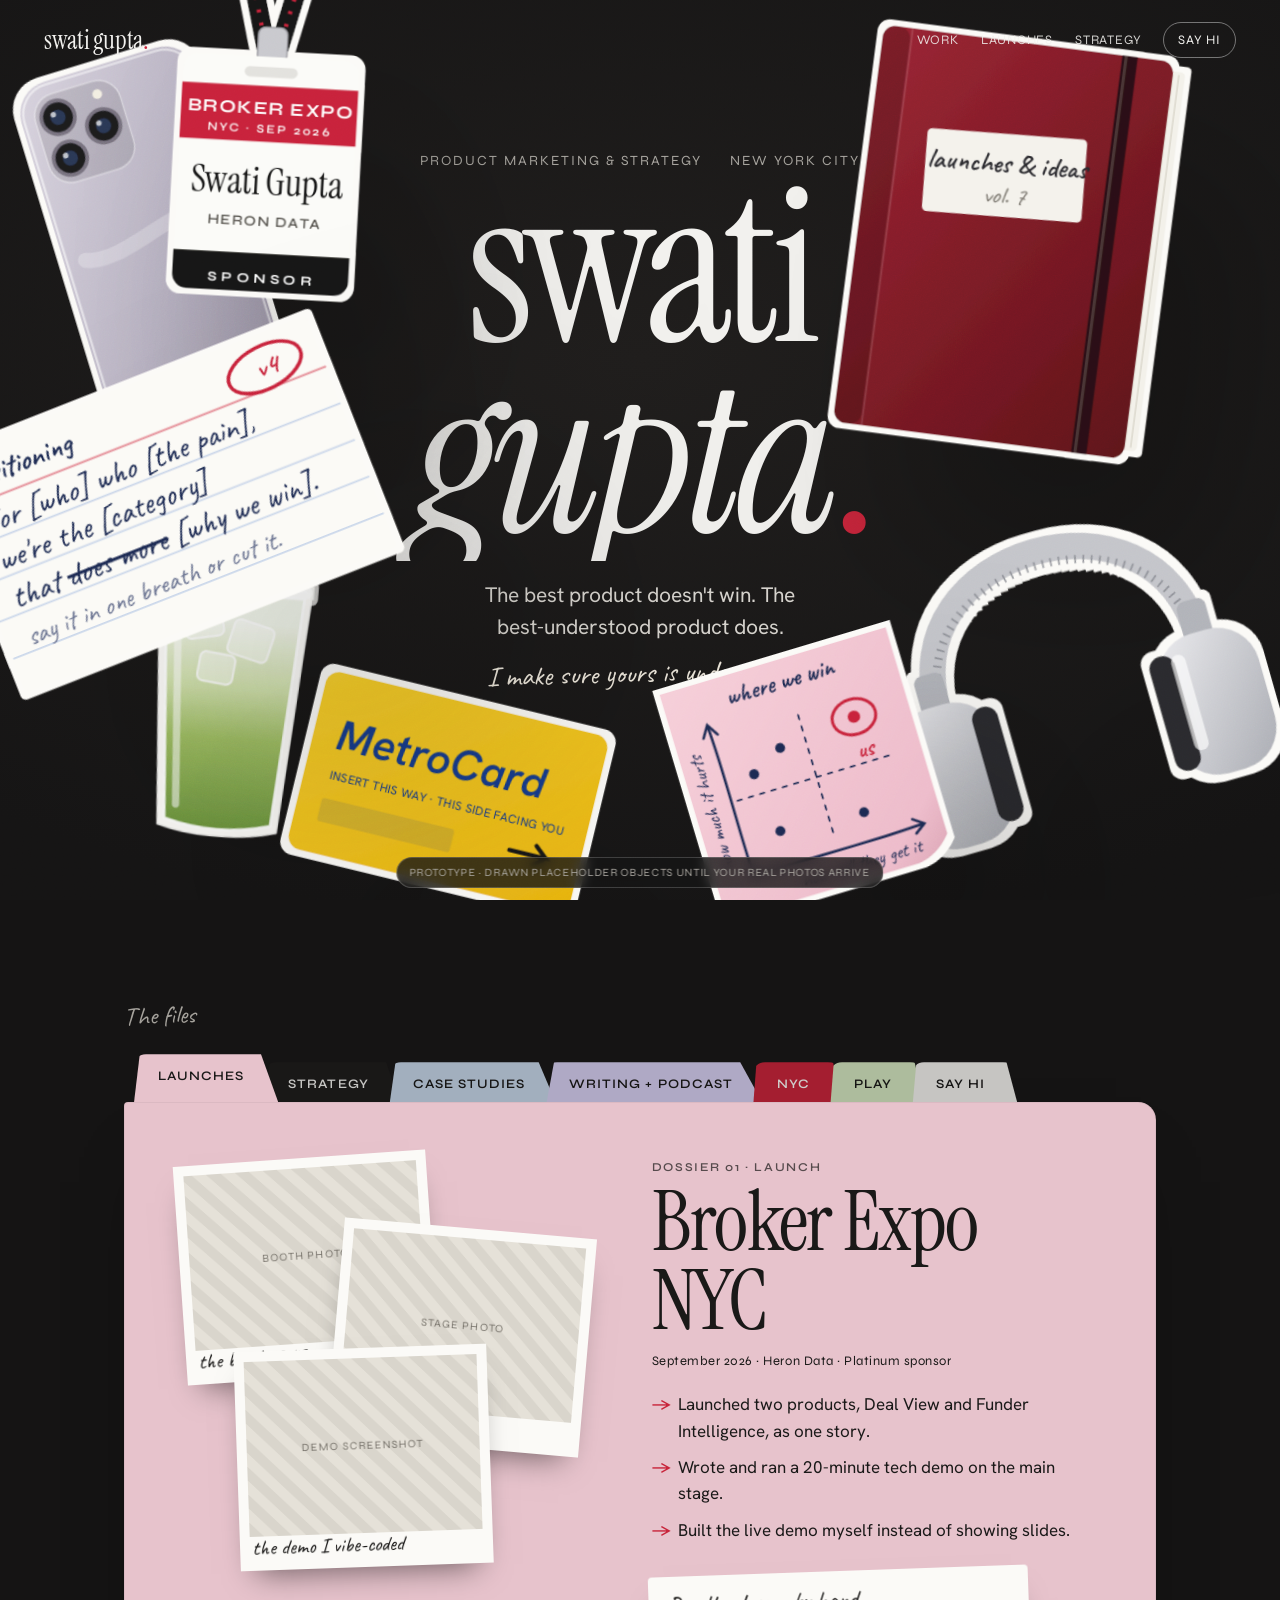
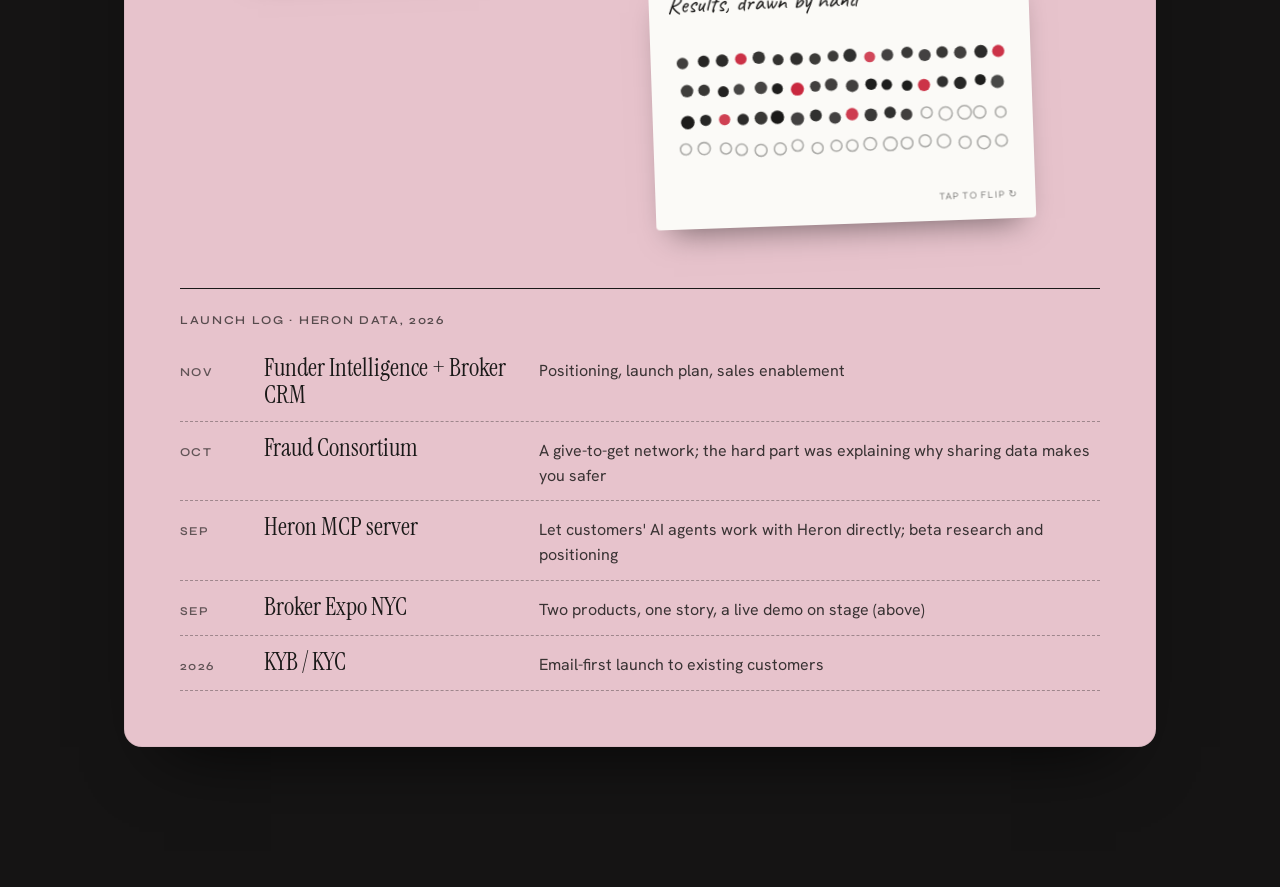
<file: index.html>
<!doctype html>
<html lang="en">
<head>
<meta charset="utf-8">
<meta name="viewport" content="width=device-width,initial-scale=1,viewport-fit=cover">
<title>Swati Gupta</title>
<meta name="description" content="Swati Gupta: product marketer in New York. Positioning, launches, pricing and the strategy underneath them.">
<meta name="theme-color" content="#151414">
<link rel="preconnect" href="https://fonts.googleapis.com">
<link rel="preconnect" href="https://fonts.gstatic.com" crossorigin>
<link rel="stylesheet" href="https://fonts.googleapis.com/css2?family=Instrument+Serif:ital@0;1&family=Syne:wght@500;600;700&family=Caveat:wght@500;600&family=Hanken+Grotesk:wght@400;500;600&display=swap">
<link rel="stylesheet" href="css/site.css">
</head>
<body>

<!-- Shared sticker outline: dilates each object's silhouette into a white border -->
<svg width="0" height="0" style="position:absolute" aria-hidden="true">
  <filter id="sticker" x="-15%" y="-15%" width="130%" height="130%">
    <feMorphology in="SourceAlpha" operator="dilate" radius="4" result="grown"/>
    <feFlood flood-color="#fbfaf7"/>
    <feComposite in2="grown" operator="in" result="outline"/>
    <feMerge><feMergeNode in="outline"/><feMergeNode in="SourceGraphic"/></feMerge>
  </filter>
</svg>

<p class="proto">Prototype · drawn placeholder objects until your real photos arrive</p>

<header class="top">
  <a class="mark" href="#desk">swati gupta<span>.</span></a>
  <nav>
    <a href="/work">Work</a>
    <a href="#files" data-open="launches">Launches</a>
    <a href="#files" data-open="strategy">Strategy</a>
    <a href="#files" data-open="hi" class="pill">Say hi</a>
  </nav>
</header>

<main>
<section id="desk" class="desk" aria-label="Intro">
  <div class="title">
    <p class="kicker"><span>Product marketing &amp; strategy</span><span>New York City</span></p>
    <h1><span class="ln"><span>swati</span></span><span class="ln"><span>gupta<i>.</i></span></span></h1>
    <p class="line">The best product doesn't win. The best-understood product does. <span>I make sure yours is understood.</span></p>
  </div>

  <p class="hint" aria-hidden="true">psst, you can move things
    <svg viewBox="0 0 60 40" width="46" height="30"><path d="M4 6 C 20 4, 40 10, 50 30" fill="none" stroke="currentColor" stroke-width="2" stroke-linecap="round"/><path d="M42 26 L51 32 L53 21" fill="none" stroke="currentColor" stroke-width="2" stroke-linecap="round" stroke-linejoin="round"/></svg>
  </p>

  <!-- Objects. data-d / data-m = rest position (% of desk) on desktop / phone, data-r = resting angle, data-z = parallax depth -->
  <figure class="obj" style="--w:118px" data-d="12,27" data-m="15,21" data-r="-12" data-z=".9" data-label="camera roll: 80% booth photos">
    <svg viewBox="-8 -8 136 260" role="img" aria-label="iPhone">
      <defs>
        <linearGradient id="gPhone" x1="0" y1="0" x2="1" y2="1"><stop offset="0" stop-color="#d8d3de"/><stop offset=".55" stop-color="#b9b3c3"/><stop offset="1" stop-color="#9d96a8"/></linearGradient>
      </defs>
      <g filter="url(#sticker)">
        <rect x="118" y="58" width="4" height="34" rx="2" fill="#8d8698"/>
        <rect width="120" height="244" rx="22" fill="url(#gPhone)"/>
        <rect x="2" y="2" width="116" height="240" rx="20" fill="none" stroke="rgba(255,255,255,.55)" stroke-width="1.5"/>
        <rect x="9" y="9" width="58" height="60" rx="15" fill="rgba(0,0,0,.1)" stroke="rgba(255,255,255,.4)"/>
        <g fill="#1b1a1f" stroke="#78727f" stroke-width="2.5">
          <circle cx="24" cy="25" r="11"/><circle cx="24" cy="53" r="11"/><circle cx="51" cy="39" r="11"/>
        </g>
        <g fill="#2b3955"><circle cx="24" cy="25" r="5"/><circle cx="24" cy="53" r="5"/><circle cx="51" cy="39" r="5"/></g>
        <g fill="rgba(255,255,255,.7)"><circle cx="21.5" cy="22.5" r="1.8"/><circle cx="21.5" cy="50.5" r="1.8"/><circle cx="48.5" cy="36.5" r="1.8"/></g>
        <circle cx="53" cy="18" r="3.2" fill="#f2eee2"/>
        <path d="M14 120 C 40 130, 80 100, 106 112" stroke="rgba(255,255,255,.25)" stroke-width="10" fill="none" stroke-linecap="round"/>
      </g>
    </svg>
  </figure>

  <figure class="obj" style="--w:132px" data-d="21,13" data-m="47,12" data-r="-5" data-z=".6" data-label="Broker Expo NYC, Sep 2026">
    <svg viewBox="-8 -8 156 266" role="img" aria-label="Conference badge">
      <defs><clipPath id="cCard"><rect x="10" y="84" width="120" height="160" rx="10"/></clipPath></defs>
      <g filter="url(#sticker)">
        <path d="M46 0 L64 72 M94 0 L76 72" stroke="#161616" stroke-width="13" stroke-linecap="square"/>
        <path d="M46 0 L64 72 M94 0 L76 72" stroke="#C8243A" stroke-width="3" stroke-dasharray="2 7"/>
        <rect x="60" y="64" width="20" height="24" rx="5" fill="#c9c9ce" stroke="#9a9aa0"/>
        <rect x="10" y="84" width="120" height="160" rx="10" fill="#fbfbf8"/>
        <g clip-path="url(#cCard)">
          <rect x="10" y="104" width="120" height="38" fill="#C8243A"/>
          <rect x="10" y="218" width="120" height="26" fill="#161616"/>
        </g>
        <rect x="52" y="91" width="36" height="7" rx="3.5" fill="#e3e2de"/>
        <text x="70" y="121" text-anchor="middle" font-family="Syne, sans-serif" font-weight="700" font-size="12" fill="#fff" letter-spacing="1">BROKER EXPO</text>
        <text x="70" y="134" text-anchor="middle" font-family="Syne, sans-serif" font-weight="600" font-size="8" fill="#fff" letter-spacing="1.5">NYC · SEP 2026</text>
        <text x="70" y="176" text-anchor="middle" font-family="Instrument Serif, serif" font-size="25" fill="#161616">Swati Gupta</text>
        <text x="70" y="196" text-anchor="middle" font-family="Syne, sans-serif" font-weight="600" font-size="9.5" fill="#55524d" letter-spacing="1">HERON DATA</text>
        <text x="70" y="235" text-anchor="middle" font-family="Syne, sans-serif" font-weight="700" font-size="9" fill="#fff" letter-spacing="3">SPONSOR</text>
      </g>
    </svg>
  </figure>

  <figure class="obj" style="--w:200px" data-d="79,27" data-m="83,24" data-r="8" data-z=".75" data-label="journal: where every launch starts">
    <svg viewBox="-8 -8 216 276" role="img" aria-label="Journal">
      <defs>
        <linearGradient id="gJournal" x1="0" y1="0" x2="1" y2="1"><stop offset="0" stop-color="#9a2433"/><stop offset="1" stop-color="#5f1219"/></linearGradient>
      </defs>
      <g filter="url(#sticker)">
        <rect x="182" y="6" width="16" height="248" rx="3" fill="#f3f1ea"/>
        <g stroke="#dcd8cd" stroke-width="1"><path d="M186 8 V252 M190 8 V252 M194 8 V252"/></g>
        <rect width="190" height="260" rx="8" fill="url(#gJournal)"/>
        <rect width="18" height="260" rx="8" fill="rgba(0,0,0,.2)"/>
        <rect x="18" y="0" width="1.5" height="260" fill="rgba(255,255,255,.12)"/>
        <rect x="156" y="0" width="10" height="260" fill="#2a1013"/>
        <rect x="157.5" y="0" width="2" height="260" fill="rgba(255,255,255,.15)"/>
        <g transform="rotate(-3 92 86)">
          <rect x="38" y="60" width="104" height="54" rx="3" fill="#f4f2ec"/>
          <text x="90" y="84" text-anchor="middle" font-family="Caveat, cursive" font-weight="600" font-size="18" fill="#2b2a2f">launches &amp; ideas</text>
          <text x="90" y="104" text-anchor="middle" font-family="Caveat, cursive" font-size="16" fill="#77736b">vol. 7</text>
        </g>
      </g>
    </svg>
  </figure>

  <figure class="obj" style="--w:220px" data-d="83,72" data-m="80,83" data-r="-7" data-z=".5" data-label="podcasts on the walk to SoHo">
    <svg viewBox="-8 -8 246 226" role="img" aria-label="Headphones">
      <defs>
        <linearGradient id="gCup" x1="0" y1="0" x2="1" y2="1"><stop offset="0" stop-color="#ececef"/><stop offset="1" stop-color="#a9abb2"/></linearGradient>
      </defs>
      <g filter="url(#sticker)">
        <path d="M32 122 C 30 18, 198 18, 196 122" stroke="#c4c5ca" stroke-width="16" fill="none" stroke-linecap="round"/>
        <path d="M34 120 C 34 30, 194 30, 194 120" stroke="#8e9097" stroke-width="5" fill="none" stroke-dasharray="1 4"/>
        <rect x="22" y="98" width="18" height="30" rx="5" fill="#b1b3b9"/>
        <rect x="188" y="98" width="18" height="30" rx="5" fill="#b1b3b9"/>
        <rect x="0" y="118" width="62" height="88" rx="26" fill="url(#gCup)"/>
        <rect x="166" y="118" width="62" height="88" rx="26" fill="url(#gCup)"/>
        <rect x="50" y="126" width="16" height="72" rx="8" fill="#2b2b2f"/>
        <rect x="162" y="126" width="16" height="72" rx="8" fill="#2b2b2f"/>
        <rect x="10" y="128" width="9" height="60" rx="4.5" fill="rgba(255,255,255,.65)"/>
        <rect x="176" y="128" width="9" height="60" rx="4.5" fill="rgba(255,255,255,.65)"/>
      </g>
    </svg>
  </figure>

  <figure class="obj" style="--w:104px" data-d="18,73" data-m="28,79" data-r="6" data-z="1" data-label="fuel. non-negotiable.">
    <svg viewBox="-8 -8 126 256" role="img" aria-label="Iced matcha">
      <defs>
        <linearGradient id="gMatcha" x1="0" y1="0" x2="0" y2="1"><stop offset=".12" stop-color="#eef2e6"/><stop offset=".4" stop-color="#c9dba0"/><stop offset=".62" stop-color="#93b552"/><stop offset="1" stop-color="#5e8a2c"/></linearGradient>
      </defs>
      <g filter="url(#sticker)">
        <rect x="60" y="0" width="8" height="120" rx="3" fill="#1c1c1e" transform="rotate(9 64 60)"/>
        <path d="M8 72 Q55 30 102 72 Z" fill="rgba(255,255,255,.42)" stroke="rgba(255,255,255,.85)" stroke-width="2"/>
        <rect x="3" y="68" width="104" height="9" rx="4.5" fill="rgba(255,255,255,.75)"/>
        <path d="M8 77 L19 232 Q55 242 91 232 L102 77 Z" fill="url(#gMatcha)"/>
        <g fill="rgba(255,255,255,.42)" stroke="rgba(255,255,255,.8)" stroke-width="1.5">
          <rect x="22" y="86" width="26" height="22" rx="4" transform="rotate(-12 35 97)"/>
          <rect x="54" y="96" width="28" height="24" rx="4" transform="rotate(14 68 108)"/>
          <rect x="34" y="118" width="24" height="20" rx="4" transform="rotate(6 46 128)"/>
        </g>
        <path d="M8 77 L19 232 Q55 242 91 232 L102 77 Z" fill="rgba(255,255,255,.08)" stroke="rgba(255,255,255,.9)" stroke-width="2"/>
        <path d="M17 88 L26 222" stroke="rgba(255,255,255,.55)" stroke-width="5" stroke-linecap="round"/>
      </g>
    </svg>
  </figure>

  <figure class="obj" style="--w:168px" data-d="35,88" data-m="52,90" data-r="13" data-z=".7" data-label="downtown radius only">
    <svg viewBox="-8 -8 186 123" role="img" aria-label="MetroCard">
      <defs><linearGradient id="gMetro" x1="0" y1="0" x2="1" y2="1"><stop offset="0" stop-color="#f8cf2a"/><stop offset="1" stop-color="#e9b40f"/></linearGradient></defs>
      <g filter="url(#sticker)">
        <rect width="170" height="107" rx="8" fill="url(#gMetro)"/>
        <text x="14" y="44" font-family="Hanken Grotesk, Arial, sans-serif" font-weight="600" font-style="italic" font-size="25" fill="#123a8c">MetroCard</text>
        <text x="15" y="62" font-family="Hanken Grotesk, Arial, sans-serif" font-size="7" fill="#123a8c" letter-spacing=".2">INSERT THIS WAY · THIS SIDE FACING YOU</text>
        <path d="M128 78 h22 l-7 -6 M150 78 l-7 6" stroke="#161616" stroke-width="2.5" fill="none" stroke-linecap="round"/>
        <rect x="14" y="74" width="80" height="14" rx="2" fill="rgba(18,58,140,.12)"/>
      </g>
    </svg>
  </figure>

  <figure class="obj" style="--w:214px" data-d="13,56" data-m="20,61" data-r="-6" data-z=".8" data-label="positioning, draft 4 (of 9)">
    <svg viewBox="-8 -8 238 154" role="img" aria-label="Index card with a positioning statement">
      <g filter="url(#sticker)">
        <rect width="222" height="138" rx="3" fill="#fbfaf6"/>
        <path d="M0 30 H222" stroke="#e58a95" stroke-width="1.2"/>
        <g stroke="#c9d6ea" stroke-width="1"><path d="M0 52 H222 M0 74 H222 M0 96 H222 M0 118 H222"/></g>
        <g font-family="Caveat, cursive" fill="#1d2a52">
          <text x="12" y="22" font-size="17" font-weight="600">positioning</text>
          <text x="12" y="48" font-size="18">For [who] who [the pain],</text>
          <text x="12" y="70" font-size="18">we're the [category]</text>
          <text x="12" y="92" font-size="18">that <tspan text-decoration="line-through">does more</tspan> [why we win].</text>
          <text x="12" y="114" font-size="15" fill="#6a7391">say it in one breath or cut it.</text>
        </g>
        <g fill="none" stroke="#c8243a" stroke-width="2" stroke-linecap="round">
          <ellipse cx="190" cy="18" rx="22" ry="12" transform="rotate(-6 190 18)"/>
        </g>
        <text x="190" y="23" text-anchor="middle" font-family="Caveat, cursive" font-weight="600" font-size="16" fill="#c8243a">v4</text>
      </g>
    </svg>
  </figure>

  <figure class="obj" style="--w:150px" data-d="63,86" data-m="77,70" data-r="-8" data-z=".85" data-label="every launch starts on a 2x2">
    <svg viewBox="-8 -8 176 176" role="img" aria-label="Sticky note with a hand-drawn 2x2">
      <defs><linearGradient id="gSticky" x1="0" y1="0" x2="1" y2="1"><stop offset="0" stop-color="#f6cfd9"/><stop offset=".85" stop-color="#eebccb"/><stop offset="1" stop-color="#dda6b6"/></linearGradient></defs>
      <g filter="url(#sticker)">
        <path d="M0 0 H160 V146 Q150 158 136 160 H0 Z" fill="url(#gSticky)"/>
        <g fill="none" stroke="#1d2a52" stroke-width="1.8" stroke-linecap="round">
          <path d="M26 136 C 60 135, 110 137, 146 135"/>
          <path d="M26 136 C 25 100, 27 60, 25 30"/>
          <path d="M140 130 l7 5 -7 5 M20 37 l5 -8 5 8"/>
          <path d="M86 40 V128 M30 84 H142" stroke-dasharray="3 5" stroke-width="1.2"/>
        </g>
        <g font-family="Caveat, cursive" fill="#1d2a52">
          <text x="80" y="20" text-anchor="middle" font-size="17" font-weight="600">where we win</text>
          <text x="140" y="152" text-anchor="end" font-size="13">how well they get it</text>
          <text x="14" y="128" font-size="13" transform="rotate(-90 14 128)">how much it hurts</text>
        </g>
        <g fill="#1d2a52"><circle cx="52" cy="112" r="3.4"/><circle cx="68" cy="58" r="3.4"/><circle cx="110" cy="116" r="3.4"/><circle cx="46" cy="70" r="3.4"/></g>
        <circle cx="122" cy="52" r="4.2" fill="#c8243a"/>
        <ellipse cx="122" cy="52" rx="15" ry="12" fill="none" stroke="#c8243a" stroke-width="2"/>
        <text x="122" y="80" text-anchor="middle" font-family="Caveat, cursive" font-weight="600" font-size="16" fill="#c8243a">us</text>
      </g>
    </svg>
  </figure>
</section>

<section id="files" class="files" aria-label="Work and more">
  <div class="wrap">
    <p class="files-kicker">The files</p>
    <div class="tabs" role="tablist" aria-label="Sections">
      <button role="tab" id="t-launches" aria-controls="p-launches" aria-selected="true" data-tab="launches" style="--c:#E7C3CC">Launches</button>
      <button role="tab" id="t-strategy" aria-controls="p-strategy" aria-selected="false" data-tab="strategy" style="--c:#1f1d1c;--t:#f2f1ee">Strategy</button>
      <button role="tab" id="t-cases" aria-controls="p-cases" aria-selected="false" data-tab="cases" style="--c:#C6D6E8">Case studies</button>
      <button role="tab" id="t-writing" aria-controls="p-writing" aria-selected="false" data-tab="writing" style="--c:#D6CEF0">Writing + podcast</button>
      <button role="tab" id="t-nyc" aria-controls="p-nyc" aria-selected="false" data-tab="nyc" style="--c:#C8243A;--t:#fbfaf7">NYC</button>
      <button role="tab" id="t-play" aria-controls="p-play" aria-selected="false" data-tab="play" style="--c:#D3E5BF">Play</button>
      <button role="tab" id="t-hi" aria-controls="p-hi" aria-selected="false" data-tab="hi" style="--c:#F1F0EC">Say hi</button>
    </div>

    <div class="folder" id="folder">
      <article role="tabpanel" id="p-launches" aria-labelledby="t-launches" class="panel">
        <div class="dossier">
          <div class="polaroids">
            <figure class="pol" style="--r:-4deg"><div class="ph">booth photo</div><figcaption>the booth, 8:47am</figcaption></figure>
            <figure class="pol" style="--r:5deg"><div class="ph">stage photo</div><figcaption>20 minutes on stage</figcaption></figure>
            <figure class="pol" style="--r:-2deg"><div class="ph">demo screenshot</div><figcaption>the demo I vibe-coded</figcaption></figure>
          </div>
          <div class="brief">
            <p class="tagline">Dossier 01 · Launch</p>
            <h2>Broker Expo NYC</h2>
            <p class="meta">September 2026 · Heron Data · Platinum sponsor</p>
            <ul>
              <li>Launched two products, Deal View and Funder Intelligence, as one story.</li>
              <li>Wrote and ran a 20-minute tech demo on the main stage.</li>
              <li>Built the live demo myself instead of showing slides.</li>
            </ul>
            <button class="postcard" aria-label="Flip the results postcard">
              <span class="pc-in">
                <span class="pc-face pc-front">
                  <span class="pc-title">Results, drawn by hand</span>
                  <svg viewBox="0 0 220 90" class="dots" aria-hidden="true"></svg>
                  <span class="pc-flip">tap to flip ↻</span>
                </span>
                <span class="pc-face pc-back">
                  <span class="pc-title">Legend</span>
                  <span class="pc-copy">Each dot is one demo booked at the booth. Real numbers go here once Heron approves them (TK).</span>
                </span>
              </span>
            </button>
          </div>
        </div>
        <div class="ledger">
          <p class="tagline">Launch log · Heron Data, 2026</p>
          <ol>
            <li><span class="when">Nov</span><b>Funder Intelligence + Broker CRM</b><span class="what">Positioning, launch plan, sales enablement</span></li>
            <li><span class="when">Oct</span><b>Fraud Consortium</b><span class="what">A give-to-get network; the hard part was explaining why sharing data makes you safer</span></li>
            <li><span class="when">Sep</span><b>Heron MCP server</b><span class="what">Let customers' AI agents work with Heron directly; beta research and positioning</span></li>
            <li><span class="when">Sep</span><b>Broker Expo NYC</b><span class="what">Two products, one story, a live demo on stage (above)</span></li>
            <li><span class="when">2026</span><b>KYB / KYC</b><span class="what">Email-first launch to existing customers</span></li>
          </ol>
        </div>
      </article>

      <article role="tabpanel" id="p-strategy" aria-labelledby="t-strategy" class="panel" hidden>
        <p class="tagline">The thinking under the launches</p>
        <h2>Strategy, then story, then proof</h2>
        <p class="lede">A launch is the loud part. Most of my job is the quiet part before it: deciding what we sell, to whom, and why we win.</p>
        <div class="memos">
          <section class="memo" style="--r:-1.4deg">
            <p class="no">Memo 01 · Q4 2026</p>
            <h3>Packaging &amp; pricing</h3>
            <p>Mapped every product and SKU Heron sells, drew the platform → product → module hierarchy, and built the value ladder the packaging hangs on.</p>
            <p class="note">pricing is positioning with a number on it</p>
          </section>
          <section class="memo" style="--r:1.1deg">
            <p class="no">Memo 02 · Oct 2026</p>
            <h3>Customer comms, as a system</h3>
            <p>Designed how existing customers hear about what's new: P1/P2/P3 tiers, a definition of "ready," and a blast-then-follow-up loop with customer ops.</p>
            <p class="note">a launch nobody hears about didn't happen</p>
          </section>
          <section class="memo" style="--r:-.6deg">
            <p class="no">Memo 03 · always</p>
            <h3>How I work</h3>
            <svg class="flow" viewBox="0 0 300 70" aria-label="Strategy, then story, then proof">
              <g font-family="Caveat, cursive" font-size="20" fill="currentColor" text-anchor="middle"><text x="42" y="42">strategy</text><text x="150" y="42">story</text><text x="256" y="42">proof</text></g>
              <g fill="none" stroke="currentColor" stroke-width="1.6" stroke-linecap="round"><path d="M84 36 C 100 30, 110 30, 122 36 M116 31 l7 5 -8 3"/><path d="M182 36 C 198 30, 208 30, 222 36 M216 31 l7 5 -8 3"/><ellipse cx="42" cy="36" rx="40" ry="18" stroke="#c8243a"/></g>
            </svg>
            <p>Pick the fight first. Then write the one-breath version. Then find the customer, number or demo that proves it.</p>
          </section>
        </div>
        <div class="takes">
          <p class="tagline">Takes I'll defend</p>
          <ul>
            <li>If they can't repeat it, they won't buy it.</li>
            <li>You don't win by building more. You win by making people care.</li>
            <li>Features don't sell. Clarity does.</li>
          </ul>
        </div>
      </article>

      <article role="tabpanel" id="p-cases" aria-labelledby="t-cases" class="panel" hidden>
        <p class="tagline">Customer stories I wrote</p>
        <h2>Case studies</h2>
        <div class="cards">
          <a class="card" href="#" aria-disabled="true"><span class="no">01</span><b>Customer TK</b><span>Headline result TK</span><em>read →</em></a>
          <a class="card" href="#" aria-disabled="true"><span class="no">02</span><b>Customer TK</b><span>Headline result TK</span><em>read →</em></a>
          <a class="card" href="#" aria-disabled="true"><span class="no">03</span><b>Customer TK</b><span>Headline result TK</span><em>read →</em></a>
        </div>
      </article>

      <article role="tabpanel" id="p-writing" aria-labelledby="t-writing" class="panel" hidden>
        <div class="onair">
          <div>
            <p class="tagline">On air · Marketers of Technology</p>
            <h2>The only marketer at a 60-person company</h2>
            <p class="lede">How I run marketing solo at Heron: AI made me a faster listener, not a faster writer. Everything I make starts from what customers actually said on calls.</p>
            <a class="btn" href="https://open.spotify.com/episode/0vbCJVTCFBP7razjbyaUhd" target="_blank" rel="noopener">Listen on Spotify →</a>
          </div>
          <div class="player">
            <iframe title="Spotify: The Only Marketer at a 60-Person Company, Swati Gupta" src="https://open.spotify.com/embed/episode/0vbCJVTCFBP7razjbyaUhd?utm_source=generator&amp;theme=0" width="100%" height="232" frameborder="0" allow="autoplay; clipboard-write; encrypted-media; fullscreen; picture-in-picture" loading="lazy"></iframe>
          </div>
        </div>
        <div class="substack">
          <p class="tagline">Substack</p>
          <h3>Notes from building a brand from zero</h3>
          <p>Latest posts from swatiii.substack.com will load here automatically.</p>
          <a href="https://swatiii.substack.com" target="_blank" rel="noopener">Read on Substack →</a>
        </div>
      </article>

      <article role="tabpanel" id="p-nyc" aria-labelledby="t-nyc" class="panel" hidden>
        <p class="tagline">Personal texture</p>
        <h2>My downtown, mapped</h2>
        <p class="lede">An illustrated map of my favorite coffee and food spots goes here. Waiting on the list.</p>
      </article>

      <article role="tabpanel" id="p-play" aria-labelledby="t-play" class="panel" hidden>
        <p class="tagline">Mini game</p>
        <h2>Matcha Run</h2>
        <p class="lede">Catch the matcha. Dodge "synergy," "leverage," pigeons, and the occasional em-dash. Coming next.</p>
      </article>

      <article role="tabpanel" id="p-hi" aria-labelledby="t-hi" class="panel" hidden>
        <p class="tagline">Contact</p>
        <h2>Say hi</h2>
        <p class="lede">Want to talk positioning, launches, pricing, or the best matcha below 14th Street? Email me.</p>
        <p class="links">
          <a class="btn" href="mailto:gupta71swati@gmail.com">gupta71swati@gmail.com</a>
          <a href="https://www.linkedin.com/in/swati-gupta1" target="_blank" rel="noopener">LinkedIn</a>
          <a href="https://swatiii.substack.com" target="_blank" rel="noopener">Substack</a>
          <a href="https://x.com/swatiiidotcom" target="_blank" rel="noopener">X</a>
        </p>
      </article>
    </div>
  </div>
</section>
</main>

<script src="js/desk.js"></script>
<script src="js/files.js"></script>
</body>
</html>
</file>
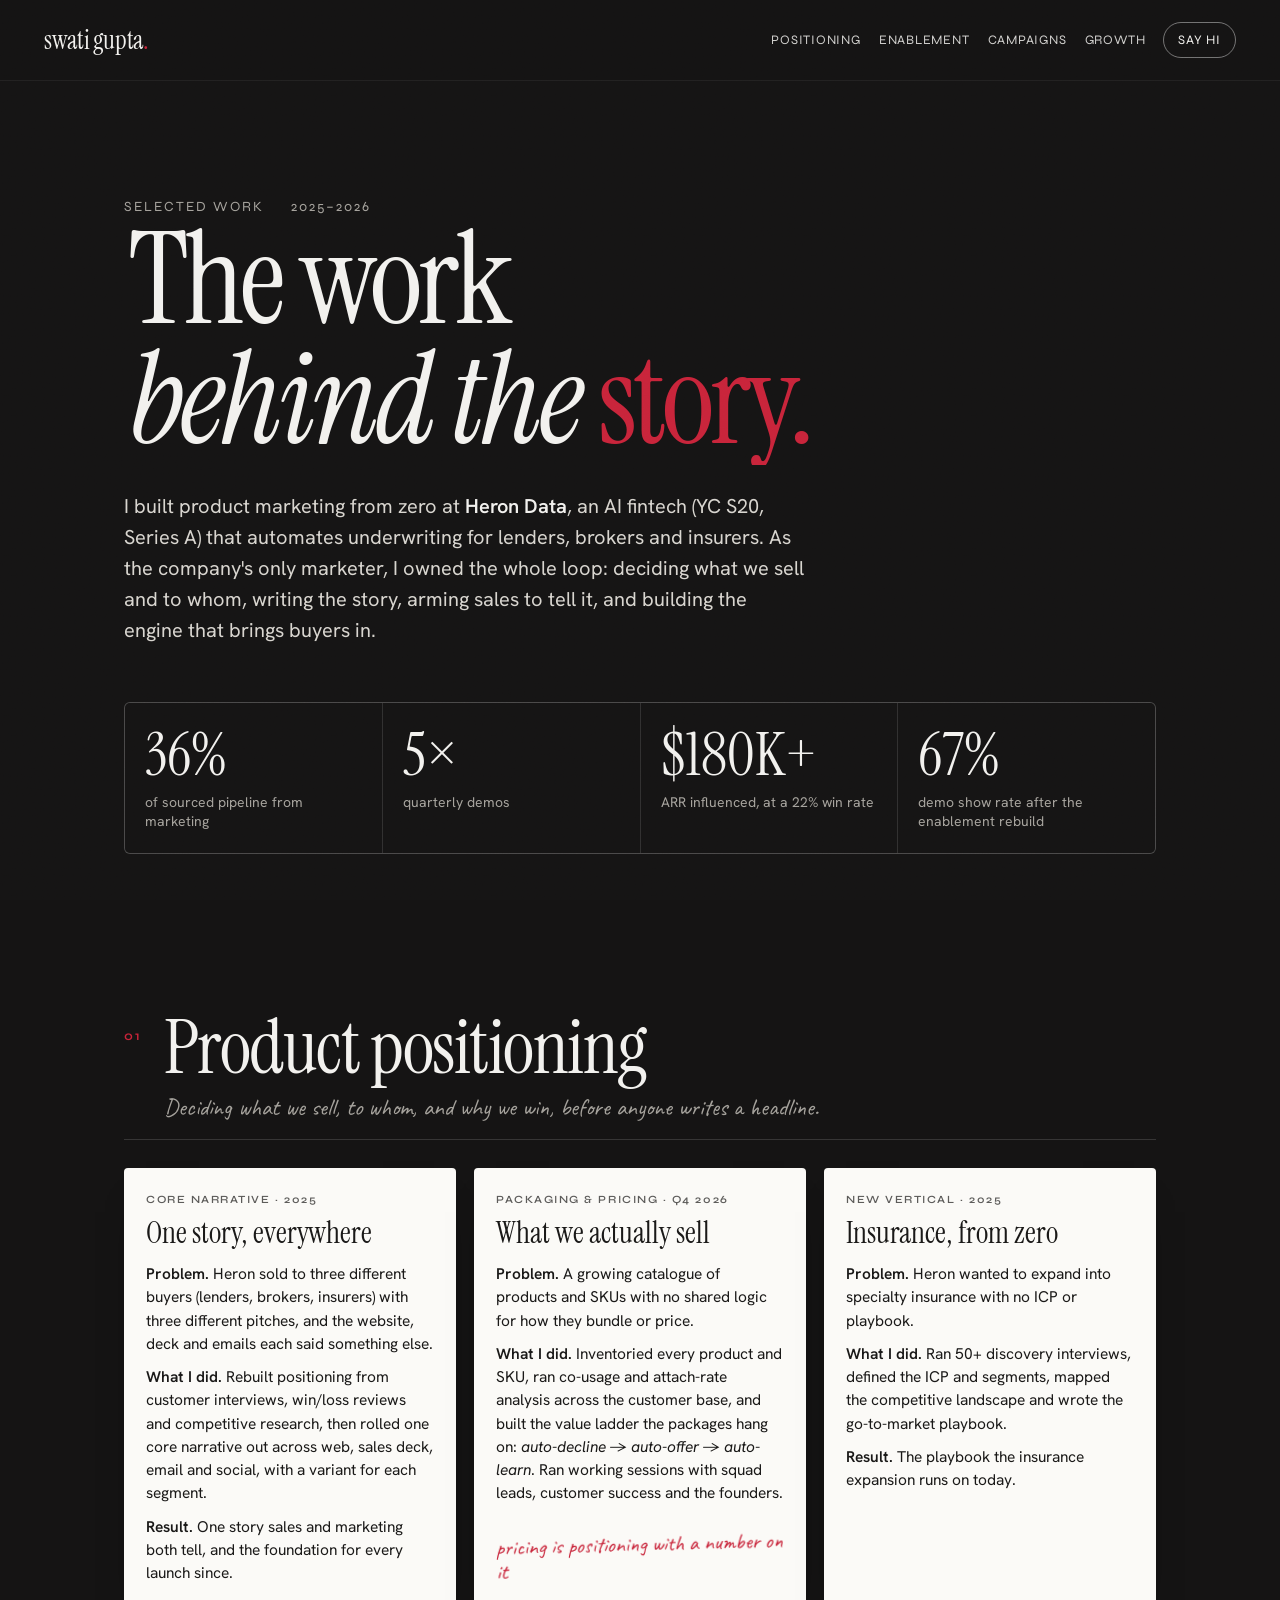
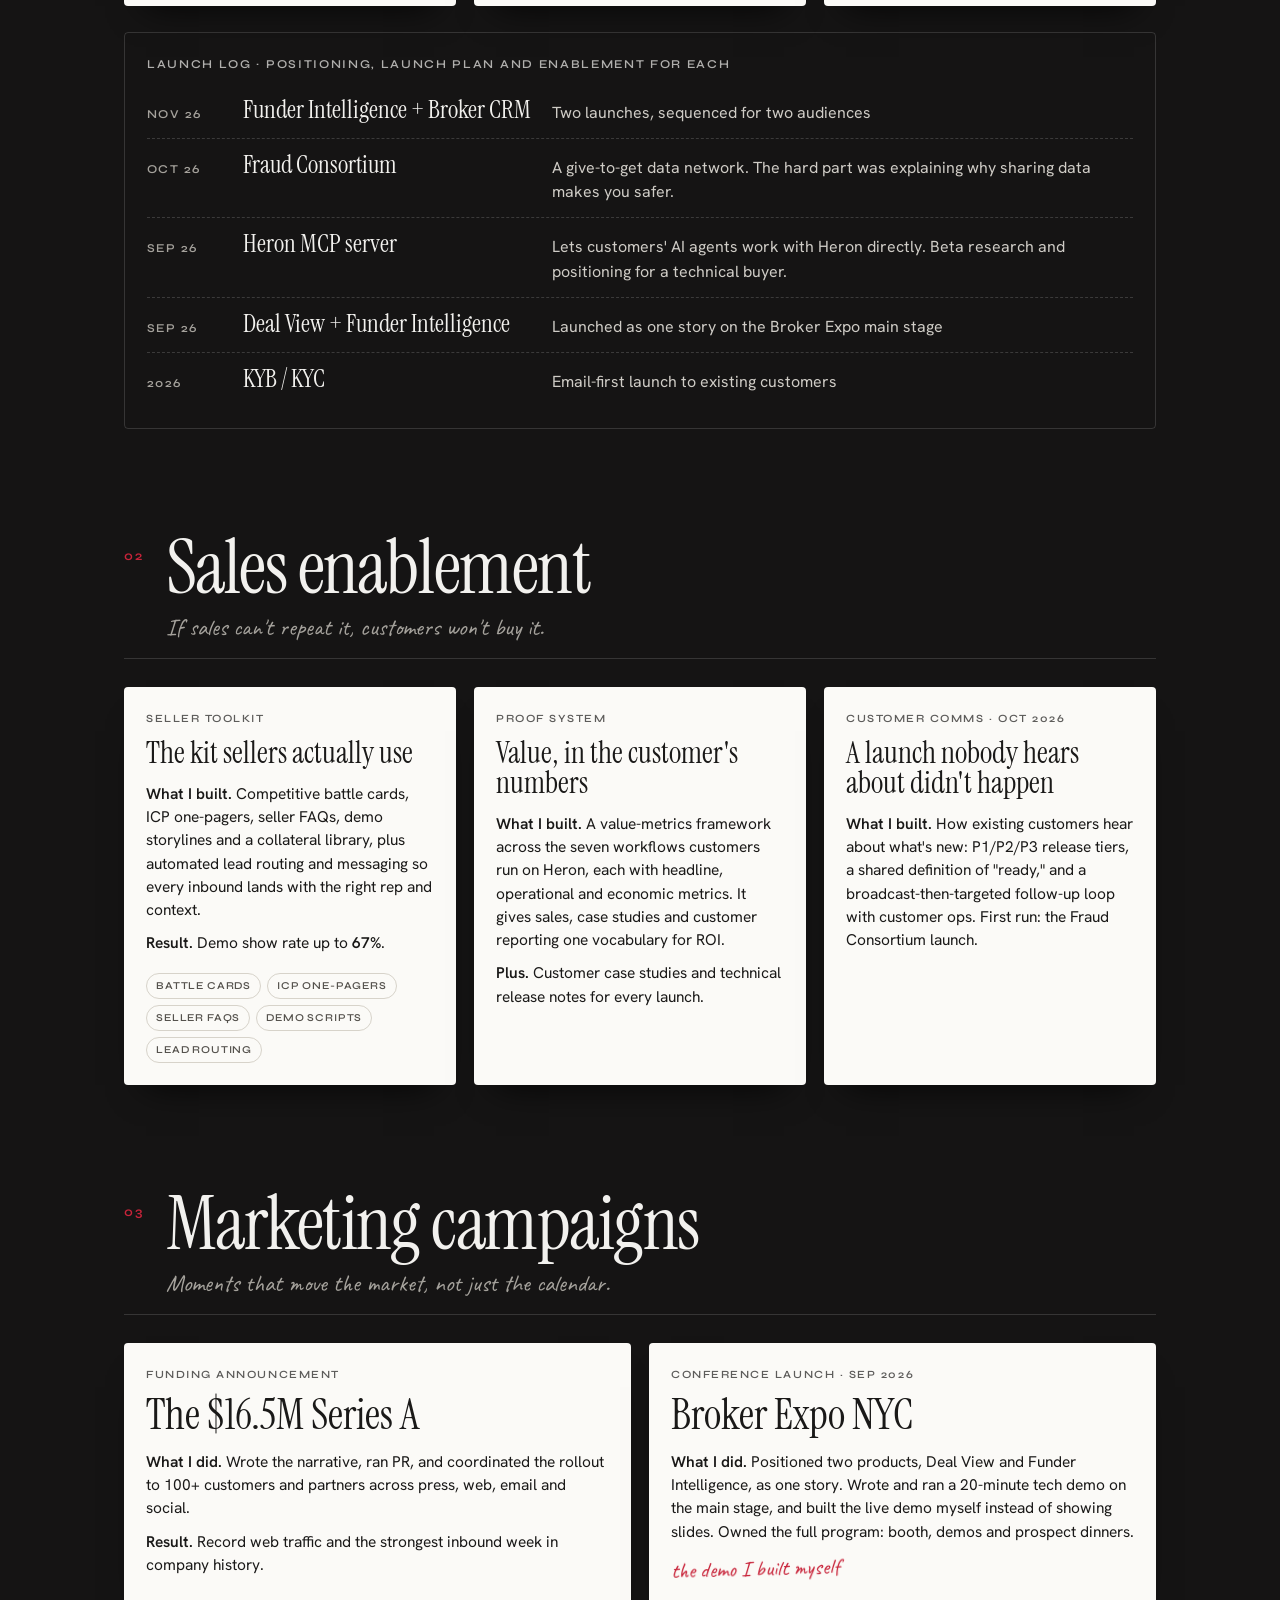
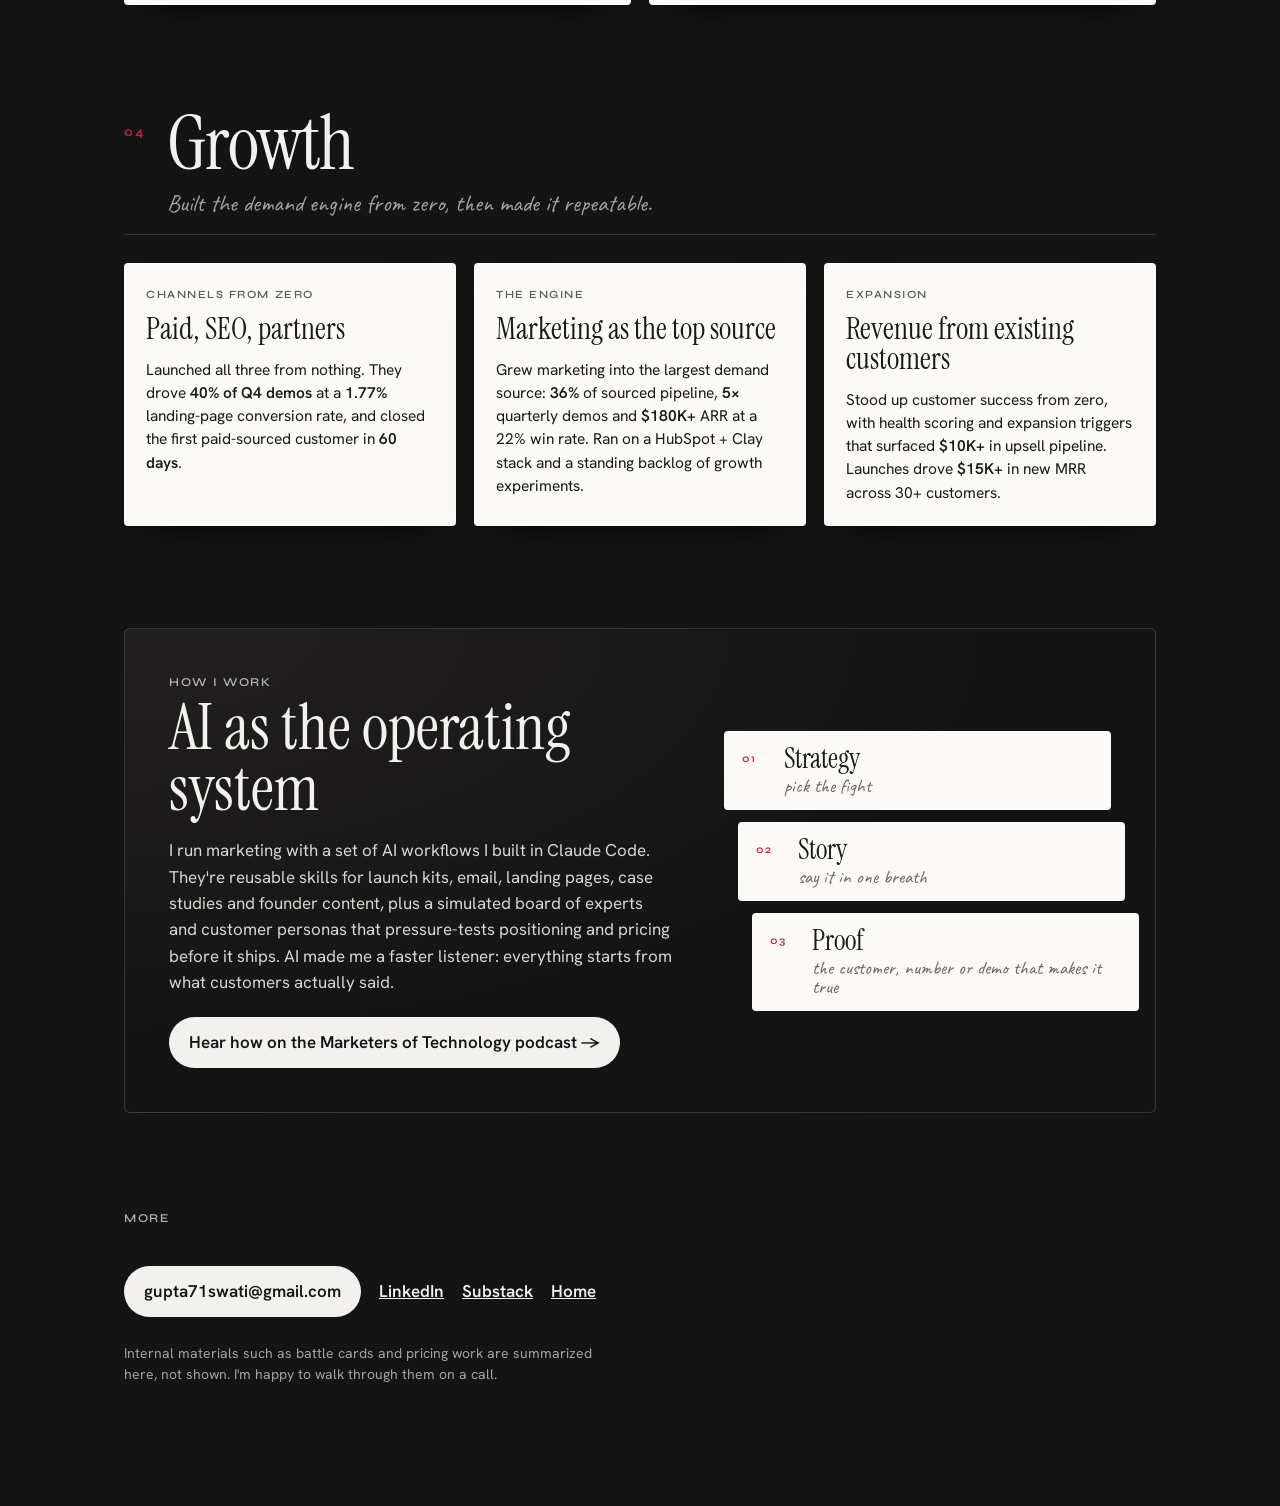
<file: work.html>
<!doctype html>
<html lang="en">
<head>
<meta charset="utf-8">
<meta name="viewport" content="width=device-width,initial-scale=1,viewport-fit=cover">
<title>Work · Swati Gupta</title>
<meta name="description" content="Selected product marketing work by Swati Gupta: positioning, sales enablement, campaigns and growth at an AI fintech.">
<meta name="robots" content="noindex">
<meta name="theme-color" content="#151414">
<link rel="preconnect" href="https://fonts.googleapis.com">
<link rel="preconnect" href="https://fonts.gstatic.com" crossorigin>
<link rel="stylesheet" href="https://fonts.googleapis.com/css2?family=Instrument+Serif:ital@0;1&family=Syne:wght@500;600;700&family=Caveat:wght@500;600&family=Hanken+Grotesk:wght@400;500;600&display=swap">
<link rel="stylesheet" href="css/site.css">
<link rel="stylesheet" href="css/work.css">
</head>
<body class="work-page">

<header class="top">
  <a class="mark" href="/">swati gupta<span>.</span></a>
  <nav>
    <a href="#positioning">Positioning</a>
    <a href="#enablement">Enablement</a>
    <a href="#campaigns">Campaigns</a>
    <a href="#growth">Growth</a>
    <a href="mailto:gupta71swati@gmail.com" class="pill">Say hi</a>
  </nav>
</header>

<main>
  <section class="w-hero wrap">
    <p class="kicker"><span>Selected work</span><span>2025–2026</span></p>
    <h1 class="w-title"><span class="ln"><span>The work</span></span><span class="ln"><span>behind the <i>story.</i></span></span></h1>
    <p class="w-intro">I built product marketing from zero at <b>Heron Data</b>, an AI fintech (YC S20, Series A) that automates underwriting for lenders, brokers and insurers. As the company's only marketer, I owned the whole loop: deciding what we sell and to whom, writing the story, arming sales to tell it, and building the engine that brings buyers in.</p>

    <dl class="w-stats reveal">
      <div><dt>36%</dt><dd>of sourced pipeline from marketing</dd></div>
      <div><dt>5×</dt><dd>quarterly demos</dd></div>
      <div><dt>$180K+</dt><dd>ARR influenced, at a 22% win rate</dd></div>
      <div><dt>67%</dt><dd>demo show rate after the enablement rebuild</dd></div>
    </dl>
  </section>

  <!-- 01 Positioning -->
  <section id="positioning" class="w-sec wrap">
    <header class="w-head reveal">
      <p class="no">01</p>
      <h2>Product positioning</h2>
      <p class="sum">Deciding what we sell, to whom, and why we win, before anyone writes a headline.</p>
    </header>

    <div class="w-grid">
      <article class="case reveal">
        <p class="tagline">Core narrative · 2025</p>
        <h3>One story, everywhere</h3>
        <p><b>Problem.</b> Heron sold to three different buyers (lenders, brokers, insurers) with three different pitches, and the website, deck and emails each said something else.</p>
        <p><b>What I did.</b> Rebuilt positioning from customer interviews, win/loss reviews and competitive research, then rolled one core narrative out across web, sales deck, email and social, with a variant for each segment.</p>
        <p><b>Result.</b> One story sales and marketing both tell, and the foundation for every launch since.</p>
      </article>

      <article class="case reveal">
        <p class="tagline">Packaging &amp; pricing · Q4 2026</p>
        <h3>What we actually sell</h3>
        <p><b>Problem.</b> A growing catalogue of products and SKUs with no shared logic for how they bundle or price.</p>
        <p><b>What I did.</b> Inventoried every product and SKU, ran co-usage and attach-rate analysis across the customer base, and built the value ladder the packages hang on: <i>auto-decline → auto-offer → auto-learn</i>. Ran working sessions with squad leads, customer success and the founders.</p>
        <p class="note">pricing is positioning with a number on it</p>
      </article>

      <article class="case reveal">
        <p class="tagline">New vertical · 2025</p>
        <h3>Insurance, from zero</h3>
        <p><b>Problem.</b> Heron wanted to expand into specialty insurance with no ICP or playbook.</p>
        <p><b>What I did.</b> Ran 50+ discovery interviews, defined the ICP and segments, mapped the competitive landscape and wrote the go-to-market playbook.</p>
        <p><b>Result.</b> The playbook the insurance expansion runs on today.</p>
      </article>
    </div>

    <div class="ledger reveal">
      <p class="tagline">Launch log · positioning, launch plan and enablement for each</p>
      <ol>
        <li><span class="when">Nov 26</span><b>Funder Intelligence + Broker CRM</b><span class="what">Two launches, sequenced for two audiences</span></li>
        <li><span class="when">Oct 26</span><b>Fraud Consortium</b><span class="what">A give-to-get data network. The hard part was explaining why sharing data makes you safer.</span></li>
        <li><span class="when">Sep 26</span><b>Heron MCP server</b><span class="what">Lets customers' AI agents work with Heron directly. Beta research and positioning for a technical buyer.</span></li>
        <li><span class="when">Sep 26</span><b>Deal View + Funder Intelligence</b><span class="what">Launched as one story on the Broker Expo main stage</span></li>
        <li><span class="when">2026</span><b>KYB / KYC</b><span class="what">Email-first launch to existing customers</span></li>
      </ol>
    </div>
  </section>

  <!-- 02 Enablement -->
  <section id="enablement" class="w-sec wrap">
    <header class="w-head reveal">
      <p class="no">02</p>
      <h2>Sales enablement</h2>
      <p class="sum">If sales can't repeat it, customers won't buy it.</p>
    </header>

    <div class="w-grid">
      <article class="case reveal">
        <p class="tagline">Seller toolkit</p>
        <h3>The kit sellers actually use</h3>
        <p><b>What I built.</b> Competitive battle cards, ICP one-pagers, seller FAQs, demo storylines and a collateral library, plus automated lead routing and messaging so every inbound lands with the right rep and context.</p>
        <p><b>Result.</b> Demo show rate up to <b>67%</b>.</p>
        <ul class="chips"><li>Battle cards</li><li>ICP one-pagers</li><li>Seller FAQs</li><li>Demo scripts</li><li>Lead routing</li></ul>
      </article>

      <article class="case reveal">
        <p class="tagline">Proof system</p>
        <h3>Value, in the customer's numbers</h3>
        <p><b>What I built.</b> A value-metrics framework across the seven workflows customers run on Heron, each with headline, operational and economic metrics. It gives sales, case studies and customer reporting one vocabulary for ROI.</p>
        <p><b>Plus.</b> Customer case studies and technical release notes for every launch.</p>
      </article>

      <article class="case reveal">
        <p class="tagline">Customer comms · Oct 2026</p>
        <h3>A launch nobody hears about didn't happen</h3>
        <p><b>What I built.</b> How existing customers hear about what's new: P1/P2/P3 release tiers, a shared definition of "ready," and a broadcast-then-targeted follow-up loop with customer ops. First run: the Fraud Consortium launch.</p>
      </article>
    </div>
  </section>

  <!-- 03 Campaigns -->
  <section id="campaigns" class="w-sec wrap">
    <header class="w-head reveal">
      <p class="no">03</p>
      <h2>Marketing campaigns</h2>
      <p class="sum">Moments that move the market, not just the calendar.</p>
    </header>

    <div class="w-grid two">
      <article class="case big reveal">
        <p class="tagline">Funding announcement</p>
        <h3>The $16.5M Series A</h3>
        <p><b>What I did.</b> Wrote the narrative, ran PR, and coordinated the rollout to 100+ customers and partners across press, web, email and social.</p>
        <p><b>Result.</b> Record web traffic and the strongest inbound week in company history.</p>
      </article>

      <article class="case big reveal">
        <p class="tagline">Conference launch · Sep 2026</p>
        <h3>Broker Expo NYC</h3>
        <p><b>What I did.</b> Positioned two products, Deal View and Funder Intelligence, as one story. Wrote and ran a 20-minute tech demo on the main stage, and built the live demo myself instead of showing slides. Owned the full program: booth, demos and prospect dinners.</p>
        <p class="note">the demo I built myself</p>
      </article>
    </div>
  </section>

  <!-- 04 Growth -->
  <section id="growth" class="w-sec wrap">
    <header class="w-head reveal">
      <p class="no">04</p>
      <h2>Growth</h2>
      <p class="sum">Built the demand engine from zero, then made it repeatable.</p>
    </header>

    <div class="w-grid">
      <article class="case reveal">
        <p class="tagline">Channels from zero</p>
        <h3>Paid, SEO, partners</h3>
        <p>Launched all three from nothing. They drove <b>40% of Q4 demos</b> at a <b>1.77%</b> landing-page conversion rate, and closed the first paid-sourced customer in <b>60 days</b>.</p>
      </article>

      <article class="case reveal">
        <p class="tagline">The engine</p>
        <h3>Marketing as the top source</h3>
        <p>Grew marketing into the largest demand source: <b>36%</b> of sourced pipeline, <b>5×</b> quarterly demos and <b>$180K+</b> ARR at a 22% win rate. Ran on a HubSpot + Clay stack and a standing backlog of growth experiments.</p>
      </article>

      <article class="case reveal">
        <p class="tagline">Expansion</p>
        <h3>Revenue from existing customers</h3>
        <p>Stood up customer success from zero, with health scoring and expansion triggers that surfaced <b>$10K+</b> in upsell pipeline. Launches drove <b>$15K+</b> in new MRR across 30+ customers.</p>
      </article>
    </div>
  </section>

  <!-- How I work -->
  <section class="w-sec wrap">
    <div class="ai reveal">
      <div>
        <p class="tagline">How I work</p>
        <h2>AI as the operating system</h2>
        <p class="lede">I run marketing with a set of AI workflows I built in Claude Code. They're reusable skills for launch kits, email, landing pages, case studies and founder content, plus a simulated board of experts and customer personas that pressure-tests positioning and pricing before it ships. AI made me a faster listener: everything starts from what customers actually said.</p>
        <a class="btn light" href="https://open.spotify.com/episode/0vbCJVTCFBP7razjbyaUhd" target="_blank" rel="noopener">Hear how on the Marketers of Technology podcast →</a>
      </div>
      <ol class="loop" aria-label="Strategy, then story, then proof">
        <li><span>01</span>Strategy<em>pick the fight</em></li>
        <li><span>02</span>Story<em>say it in one breath</em></li>
        <li><span>03</span>Proof<em>the customer, number or demo that makes it true</em></li>
      </ol>
    </div>
  </section>

  <section class="w-end wrap reveal">
    <p class="tagline">More</p>
    <p class="links">
      <a class="btn light" href="mailto:gupta71swati@gmail.com">gupta71swati@gmail.com</a>
      <a href="https://www.linkedin.com/in/swati-gupta1" target="_blank" rel="noopener">LinkedIn</a>
      <a href="https://swatiii.substack.com" target="_blank" rel="noopener">Substack</a>
      <a href="/">Home</a>
    </p>
    <p class="fine">Internal materials such as battle cards and pricing work are summarized here, not shown. I'm happy to walk through them on a call.</p>
  </section>
</main>

<script>
  // reveal sections as they scroll in
  const io = new IntersectionObserver(es => es.forEach(e => { if (e.isIntersecting) { e.target.classList.add('in'); io.unobserve(e.target) } }), { threshold: .12, rootMargin: '0px 0px -40px 0px' });
  document.querySelectorAll('.reveal').forEach(el => io.observe(el));
</script>
</body>
</html>
</file>
<file: css/site.css>
/* swatigupta.info: the desk (objects you can move) + the files (folder-tab sections) */
:root {
  --desk: #151414;
  --ink: #f2f1ee;
  --muted: #a5a29c;
  --paper: #f4f3ef;
  --type: #1a1918;
  --cherry: #c8243a;
  --serif: "Instrument Serif", "Times New Roman", serif;
  --caps: "Syne", "Helvetica Neue", Arial, sans-serif;
  --hand: "Caveat", "Comic Sans MS", cursive;
  --text: "Hanken Grotesk", "Helvetica Neue", Arial, sans-serif;
  --k: 1; /* object scale; smaller on phones */
  color-scheme: dark;
}
@media (max-width: 760px) { :root { --k: .62 } }

* { box-sizing: border-box }
html { scroll-behavior: smooth }
body { margin: 0; background: var(--desk); color: var(--ink); font-family: var(--text); font-size: 17px; line-height: 1.55; -webkit-font-smoothing: antialiased; overflow-x: hidden }
a { color: inherit }

/* paper grain over everything */
body::after { content: ""; position: fixed; inset: 0; pointer-events: none; z-index: 100; opacity: .09; mix-blend-mode: overlay;
  background-image: url("data:image/svg+xml;utf8,<svg xmlns='http://www.w3.org/2000/svg' width='160' height='160'><filter id='n'><feTurbulence type='fractalNoise' baseFrequency='.85' numOctaves='3' stitchTiles='stitch'/></filter><rect width='100%' height='100%' filter='url(%23n)'/></svg>") }

.proto { position: fixed; left: 50%; bottom: calc(12px + env(safe-area-inset-bottom, 0px)); transform: translateX(-50%); z-index: 60; margin: 0; font-family: var(--caps); font-size: 11px; letter-spacing: .06em; text-transform: uppercase; background: rgba(21,20,20,.8); border: 1px solid rgba(255,255,255,.18); padding: 6px 12px; border-radius: 999px; color: var(--muted); white-space: nowrap; backdrop-filter: blur(6px) }

/* ---------- header ---------- */
.top { position: absolute; top: 0; left: 0; right: 0; z-index: 30; display: flex; justify-content: space-between; align-items: center; padding: 20px clamp(16px, 4vw, 44px); pointer-events: none }
.top > * { pointer-events: auto }
.mark { font-family: var(--serif); font-size: 26px; text-decoration: none; letter-spacing: -.01em }
.mark span, h1 i { color: var(--cherry); font-style: normal }
.top nav { display: flex; gap: 22px; align-items: center; font-family: var(--caps); font-size: 13px; letter-spacing: .06em; text-transform: uppercase }
.top nav a { text-decoration: none; opacity: .85 }
.top nav a:hover { opacity: 1 }
.top nav a.pill { border: 1px solid rgba(255,255,255,.4); padding: 7px 14px; border-radius: 999px; opacity: 1 }
.top nav a.pill:hover { background: var(--ink); color: var(--desk) }
@media (max-width: 560px) { .top nav a:not(.pill) { display: none } }

/* ---------- the desk ---------- */
.desk { position: relative; height: 100vh; height: 100svh; min-height: 600px; overflow: hidden; touch-action: pan-y;
  background: radial-gradient(120% 90% at 50% 40%, #1f1d1c 0%, var(--desk) 70%) }
.title { position: absolute; left: 50%; top: 47%; transform: translate(-50%, -50%); text-align: center; width: min(92vw, 1100px); pointer-events: none; z-index: 1 }
.kicker { display: flex; justify-content: center; gap: 28px; margin: 0 0 6px; font-family: var(--caps); font-size: clamp(11px, 1.2vw, 14px); letter-spacing: .14em; text-transform: uppercase; color: var(--muted) }
h1 { margin: 0; font-family: var(--serif); font-weight: 400; font-size: clamp(84px, 17vw, 250px); line-height: .82; letter-spacing: -.035em }
h1 .ln { display: block; overflow: hidden; padding: 0 .04em .06em }
h1 .ln > span { display: inline-block; animation: rise 1.3s cubic-bezier(.16,1,.3,1) both }
h1 .ln:nth-child(2) > span { animation-delay: .12s; font-style: italic }
@keyframes rise { from { transform: translateY(105%) } to { transform: none } }
.line { margin: 18px auto 0; max-width: 30ch; font-size: clamp(17px, 1.8vw, 21px); color: #d8d5cf; animation: fade 1s ease .7s both }
@keyframes fade { from { opacity: 0; transform: translateY(8px) } to { opacity: 1; transform: none } }

.hint { position: absolute; z-index: 2; right: clamp(16px, 9vw, 140px); top: 49%; margin: 0; font-family: var(--hand); font-size: 22px; color: #e9e3d6; display: flex; align-items: flex-start; gap: 4px; transform: rotate(-4deg); opacity: 0; transition: opacity .6s ease; pointer-events: none }
.hint.on { opacity: .9 }
.hint svg { transform: scaleX(-1) rotate(-10deg) translateY(10px) }
@media (max-width: 760px) { .hint { right: auto; left: 42%; top: 66%; transform: translateX(-50%) rotate(-3deg) } .hint svg { display: none } }

/* objects: JS sets transform + shadow vars every frame */
.obj { position: absolute; left: 0; top: 0; margin: 0; width: calc(var(--w) * var(--k)); z-index: 5; cursor: grab; user-select: none; -webkit-user-select: none; touch-action: none; opacity: 0; will-change: transform;
  --sx: 6px; --sy: 10px; --sb: 8px; --so: .45 }
.obj.in { opacity: 1 }
.obj.held { cursor: grabbing }
.obj svg { display: block; width: 100%; height: auto; overflow: visible; filter: drop-shadow(var(--sx) var(--sy) var(--sb) rgba(0,0,0,var(--so))); transition: transform .35s cubic-bezier(.16,1,.3,1); transform: perspective(600px) rotateX(var(--tx, 0deg)) rotateY(var(--ty, 0deg)) }
.obj:focus-visible { outline: 2px dashed var(--ink); outline-offset: 6px }
.tag { position: absolute; left: 50%; bottom: 100%; margin-bottom: 6px; font-family: var(--hand); font-size: 21px; line-height: 1.1; color: var(--type); background: var(--paper); padding: 4px 10px 5px; border-radius: 3px; white-space: nowrap; pointer-events: none; opacity: 0; transform: translate(-50%, 6px) rotate(-3deg); transition: opacity .25s, transform .3s cubic-bezier(.16,1,.3,1); box-shadow: 0 6px 14px -6px rgba(0,0,0,.5) }
.obj.show .tag { opacity: 1; transform: translate(-50%, 0) rotate(-3deg) }

/* ---------- the files ---------- */
.files { position: relative; padding: clamp(48px, 8vw, 96px) 0 clamp(90px, 12vw, 140px); background: var(--desk) }
.wrap { max-width: 1120px; margin: 0 auto; padding-inline: clamp(16px, 4vw, 44px) }
.files-kicker { margin: 0 0 18px; font-family: var(--hand); font-size: 26px; color: var(--muted); transform: rotate(-2deg); display: inline-block }

.tabs { display: flex; gap: 0; padding-left: 10px; overflow-x: auto; scrollbar-width: none; position: relative; z-index: 2 }
.tabs::-webkit-scrollbar { display: none }
.tabs button { all: unset; cursor: pointer; flex: none; position: relative; margin-right: -14px; padding: 12px 34px 16px 24px; background: var(--c); color: var(--t, var(--type)); font-family: var(--caps); font-size: 13px; font-weight: 600; letter-spacing: .08em; text-transform: uppercase; border-radius: 12px 16px 0 0; clip-path: polygon(0 100%, 4% 0, 88% 0, 100% 100%); transform: translateY(8px); transition: transform .35s cubic-bezier(.16,1,.3,1), filter .2s; filter: brightness(.82) }
.tabs button:hover { transform: translateY(2px); filter: brightness(.95) }
.tabs button[aria-selected="true"] { transform: translateY(0); filter: none; z-index: 3 }
.tabs button:focus-visible { outline: 2px dashed var(--ink); outline-offset: -6px }

.folder { position: relative; background: var(--c, #E7C3CC); color: var(--t, var(--type)); border-radius: 4px 18px 18px 18px; padding: clamp(24px, 5vw, 56px); min-height: 460px; box-shadow: 0 40px 70px -40px rgba(0,0,0,.8), 0 0 0 1px rgba(0,0,0,.05) inset; transition: background .4s ease }
.folder::before, .folder::after { content: ""; position: absolute; left: 12px; right: 12px; height: 18px; border-radius: 0 0 18px 18px; bottom: -10px; background: var(--c, #E7C3CC); filter: brightness(.7); z-index: -1 }
.folder::after { left: 26px; right: 26px; bottom: -20px; filter: brightness(.5); z-index: -2 }
.panel { animation: slide .5s cubic-bezier(.16,1,.3,1) both }
@keyframes slide { from { opacity: 0; transform: translateY(18px) } to { opacity: 1; transform: none } }
.tagline { margin: 0 0 6px; font-family: var(--caps); font-size: 12px; font-weight: 600; letter-spacing: .14em; text-transform: uppercase; opacity: .7 }
.panel h2 { margin: 0; font-family: var(--serif); font-weight: 400; font-size: clamp(44px, 6.5vw, 84px); line-height: .95; letter-spacing: -.02em }
.lede { max-width: 46ch; font-size: 19px; margin: 18px 0 0 }
.btn { display: inline-block; margin-top: 22px; background: var(--type); color: var(--paper); text-decoration: none; font-weight: 600; padding: 12px 20px; border-radius: 999px; transition: transform .2s }
.btn:hover { transform: translateY(-2px) }
.links { display: flex; flex-wrap: wrap; gap: 10px 22px; align-items: center }
.links a:not(.btn) { margin-top: 22px; font-weight: 600 }

/* dossier */
.dossier { display: grid; grid-template-columns: 1fr 1.1fr; gap: clamp(28px, 5vw, 64px); align-items: start }
@media (max-width: 820px) { .dossier { grid-template-columns: 1fr } }
.polaroids { position: relative; min-height: 380px }
.pol { position: absolute; margin: 0; width: 62%; background: #fbfaf7; padding: 10px 10px 34px; box-shadow: 0 18px 30px -16px rgba(0,0,0,.55); transform: rotate(var(--r)); transition: transform .4s cubic-bezier(.16,1,.3,1) }
.pol:nth-child(1) { left: 0; top: 0 }
.pol:nth-child(2) { right: 0; top: 70px }
.pol:nth-child(3) { left: 14%; top: 190px }
.pol:hover { transform: rotate(0) scale(1.04); z-index: 3 }
.pol .ph { aspect-ratio: 4/3; background: repeating-linear-gradient(45deg, #d9d5cc 0 10px, #e5e1d8 10px 20px); display: grid; place-items: center; font-family: var(--caps); font-size: 11px; letter-spacing: .1em; text-transform: uppercase; color: #77736b }
.pol figcaption { position: absolute; left: 12px; bottom: 6px; font-family: var(--hand); font-size: 21px; color: var(--type) }
.meta { margin: 10px 0 0; font-family: var(--caps); font-size: 13px; letter-spacing: .04em }
.brief ul { margin: 20px 0 0; padding: 0; list-style: none; display: grid; gap: 10px }
.brief li { padding-left: 26px; position: relative }
.brief li::before { content: "→"; position: absolute; left: 0; color: var(--cherry); font-weight: 600 }

/* flippable Dear Data postcard */
.postcard { all: unset; cursor: pointer; display: block; margin-top: 28px; width: min(100%, 380px); aspect-ratio: 3/2; perspective: 900px; transform: rotate(-2deg) }
.postcard:focus-visible { outline: 2px dashed var(--type); outline-offset: 6px }
.pc-in { position: relative; display: block; width: 100%; height: 100%; transform-style: preserve-3d; transition: transform .8s cubic-bezier(.3,1.4,.4,1) }
.postcard.flipped .pc-in { transform: rotateY(180deg) }
.pc-face { position: absolute; inset: 0; backface-visibility: hidden; -webkit-backface-visibility: hidden; background: #fbfaf7; border-radius: 4px; padding: 16px 18px; display: flex; flex-direction: column; box-shadow: 0 18px 30px -16px rgba(0,0,0,.5); color: var(--type) }
.pc-back { transform: rotateY(180deg); background-image: linear-gradient(90deg, transparent calc(50% - .5px), #d6d2c8 calc(50% - .5px), #d6d2c8 calc(50% + .5px), transparent calc(50% + .5px)) }
.pc-title { font-family: var(--hand); font-size: 24px; line-height: 1 }
.pc-copy { margin-top: 10px; max-width: 46%; font-family: var(--hand); font-size: 19px; line-height: 1.15 }
.dots { flex: 1; width: 100%; margin-top: 6px }
.pc-flip { align-self: flex-end; font-family: var(--caps); font-size: 10px; letter-spacing: .1em; text-transform: uppercase; opacity: .55 }

/* case study cards */
.cards { display: grid; grid-template-columns: repeat(3, 1fr); gap: 18px; margin-top: 30px }
@media (max-width: 820px) { .cards { grid-template-columns: 1fr } }
.card { background: #fbfaf7; color: var(--type); text-decoration: none; padding: 20px; border-radius: 4px; display: grid; gap: 6px; box-shadow: 0 16px 26px -18px rgba(0,0,0,.5); transition: transform .3s cubic-bezier(.16,1,.3,1) }
.card:nth-child(odd) { transform: rotate(-1.2deg) } .card:nth-child(even) { transform: rotate(1deg) }
.card:hover { transform: rotate(0) translateY(-4px) }
.card .no { font-family: var(--caps); font-size: 11px; letter-spacing: .14em; opacity: .55 }
.card b { font-family: var(--serif); font-weight: 400; font-size: 30px; line-height: 1 }
.card em { font-family: var(--hand); font-style: normal; font-size: 20px; color: var(--cherry) }

@media (prefers-reduced-motion: reduce) {
  *, *::before, *::after { animation: none !important; transition: none !important }
  html { scroll-behavior: auto }
}

/* ---------- PMM + strategy layer ---------- */
.line span { display: block; margin-top: 8px; font-family: var(--hand); font-size: 1.35em; color: #ece6da; transform: rotate(-1.5deg) }

/* launch log: a ledger of what shipped */
.ledger { margin-top: clamp(36px, 6vw, 64px); padding-top: 22px; border-top: 1.5px solid currentColor }
.ledger ol { list-style: none; margin: 12px 0 0; padding: 0 }
.ledger li { display: grid; grid-template-columns: 64px minmax(0, 15em) 1fr; gap: 4px 20px; align-items: baseline; padding: 12px 0; border-bottom: 1px dashed rgba(26,25,24,.35) }
.ledger .when { font-family: var(--caps); font-size: 12px; font-weight: 600; letter-spacing: .12em; text-transform: uppercase; opacity: .65 }
.ledger b { font-family: var(--serif); font-weight: 400; font-size: 25px; line-height: 1.1 }
.ledger .what { font-size: 16px; opacity: .85 }
@media (max-width: 680px) { .ledger li { grid-template-columns: 52px 1fr } .ledger .what { grid-column: 2 } }

/* strategy folder: dark, so the paper memos pop */
#p-strategy .lede { color: #d8d5cf }
.folder:has(#p-strategy:not([hidden])) { box-shadow: 0 40px 70px -40px rgba(0,0,0,.9), 0 0 0 1px rgba(255,255,255,.14) inset }
.memos { display: grid; grid-template-columns: repeat(3, 1fr); gap: 20px; margin-top: 34px }
@media (max-width: 900px) { .memos { grid-template-columns: 1fr } }
.memo { background: #fbfaf7; color: var(--type); padding: 22px 22px 20px; border-radius: 3px; transform: rotate(var(--r)); box-shadow: 0 22px 34px -20px rgba(0,0,0,.8); display: grid; gap: 10px; align-content: start; transition: transform .35s cubic-bezier(.16,1,.3,1);
  background-image: linear-gradient(#fbfaf7 0 46px, transparent 46px), repeating-linear-gradient(transparent 0 25px, #eef1f6 25px 26px) }
.memo:hover { transform: rotate(0) translateY(-4px) }
.memo .no { margin: 0; font-family: var(--caps); font-size: 11px; font-weight: 600; letter-spacing: .14em; text-transform: uppercase; opacity: .55 }
.memo h3 { margin: 0; font-family: var(--serif); font-weight: 400; font-size: 30px; line-height: 1 }
.memo p { margin: 0; font-size: 15.5px; line-height: 1.5 }
.memo .note { font-family: var(--hand); font-size: 21px; line-height: 1.1; color: var(--cherry); transform: rotate(-1.5deg) }
.memo .flow { width: 100%; height: auto; color: #1d2a52 }

.takes { margin-top: 40px }
.takes ul { list-style: none; margin: 10px 0 0; padding: 0; display: flex; flex-wrap: wrap; gap: 12px }
.takes li { font-family: var(--serif); font-size: clamp(20px, 2.2vw, 26px); line-height: 1.2; padding: 10px 18px; border: 1.5px solid rgba(242,241,238,.5); border-radius: 999px }
.takes li:nth-child(2) { font-style: italic }

/* writing + podcast */
.onair { display: grid; grid-template-columns: 1fr 1fr; gap: clamp(24px, 4vw, 48px); align-items: center }
@media (max-width: 820px) { .onair { grid-template-columns: 1fr } }
.player { background: #fbfaf7; padding: 12px; border-radius: 18px; transform: rotate(1.5deg); box-shadow: 0 22px 34px -20px rgba(0,0,0,.6) }
.player iframe { display: block; border-radius: 12px }
.substack { margin-top: clamp(32px, 5vw, 52px); padding-top: 22px; border-top: 1.5px solid currentColor }
.substack h3 { margin: 0; font-family: var(--serif); font-weight: 400; font-size: 32px; line-height: 1.05 }
.substack p:not(.tagline) { margin: 8px 0 0 }
.substack a { display: inline-block; margin-top: 10px; font-weight: 600 }
</file>
<file: css/work.css>
/* /work: the portfolio page. Reuses tokens and .ledger/.btn/.tagline from site.css */
.work-page .top { position: sticky; background: rgba(21,20,20,.82); backdrop-filter: blur(10px); border-bottom: 1px solid rgba(255,255,255,.06) }
.work-page .top nav { gap: 18px }
@media (max-width: 820px) { .work-page .top nav a:not(.pill) { display: none } }

.w-hero { padding-top: clamp(56px, 9vw, 120px); padding-bottom: clamp(30px, 5vw, 56px) }
.w-hero .kicker { justify-content: flex-start }
.w-title { margin: 0; font-family: var(--serif); font-weight: 400; font-size: clamp(56px, 10vw, 140px); line-height: .88; letter-spacing: -.03em }
.w-title .ln { display: block; overflow: hidden; padding-bottom: .06em }
.w-title .ln > span { display: inline-block; animation: rise 1.2s cubic-bezier(.16,1,.3,1) both }
.w-title .ln:nth-child(2) > span { animation-delay: .1s }
.w-title i { color: var(--cherry) }
.w-intro { max-width: 62ch; margin: 26px 0 0; font-size: clamp(17px, 1.6vw, 20px); color: #d8d5cf; animation: fade 1s ease .5s both }
.w-intro b { color: var(--ink); font-weight: 600 }

.w-stats { display: grid; grid-template-columns: repeat(4, 1fr); gap: 1px; margin: clamp(36px, 5vw, 56px) 0 0; background: rgba(255,255,255,.12); border: 1px solid rgba(255,255,255,.12); border-radius: 6px; overflow: hidden }
.w-stats div { background: var(--desk); padding: 22px 20px }
.w-stats dt { font-family: var(--serif); font-size: clamp(40px, 5vw, 60px); line-height: 1 }
.w-stats dd { margin: 8px 0 0; font-size: 14px; color: var(--muted); line-height: 1.35 }
@media (max-width: 760px) { .w-stats { grid-template-columns: 1fr 1fr } }

.w-sec { padding-top: clamp(56px, 8vw, 104px); scroll-margin-top: 70px }
.w-head { display: grid; grid-template-columns: auto 1fr; column-gap: 22px; align-items: end; border-bottom: 1px solid rgba(255,255,255,.14); padding-bottom: 18px; margin-bottom: 28px }
.w-head .no { grid-row: span 2; margin: 0; font-family: var(--caps); font-weight: 600; font-size: 13px; letter-spacing: .14em; color: var(--cherry); align-self: start; padding-top: 14px }
.w-head h2 { margin: 0; font-family: var(--serif); font-weight: 400; font-size: clamp(42px, 6vw, 76px); line-height: .95; letter-spacing: -.02em }
.w-head .sum { margin: 10px 0 0; font-family: var(--hand); font-size: 24px; line-height: 1.1; color: var(--muted) }

.w-grid { display: grid; grid-template-columns: repeat(3, 1fr); gap: 18px }
.w-grid.two { grid-template-columns: 1fr 1fr }
@media (max-width: 900px) { .w-grid, .w-grid.two { grid-template-columns: 1fr } }

.case { background: #fbfaf7; color: var(--type); padding: 24px 22px 22px; border-radius: 4px; box-shadow: 0 22px 34px -22px rgba(0,0,0,.85); display: flex; flex-direction: column; gap: 10px; transition: transform .35s cubic-bezier(.16,1,.3,1), box-shadow .35s }
.case:hover { transform: translateY(-4px); box-shadow: 0 28px 40px -22px rgba(0,0,0,.9) }
.case .tagline { margin: 0; font-size: 11px }
.case h3 { margin: 0 0 4px; font-family: var(--serif); font-weight: 400; font-size: 30px; line-height: 1 }
.case.big h3 { font-size: clamp(32px, 3.4vw, 42px) }
.case p { margin: 0; font-size: 15.5px; line-height: 1.5 }
.case p b { font-weight: 600 }
.case .note { margin-top: auto; padding-top: 6px; font-family: var(--hand); font-size: 22px; line-height: 1.1; color: var(--cherry); transform: rotate(-1.5deg); transform-origin: left }
.chips { list-style: none; margin: auto 0 0; padding: 8px 0 0; display: flex; flex-wrap: wrap; gap: 6px }
.chips li { font-family: var(--caps); font-size: 10.5px; font-weight: 600; letter-spacing: .08em; text-transform: uppercase; border: 1px solid #d7d3ca; padding: 4px 9px; border-radius: 999px; color: #55524d }

.work-page .ledger { margin-top: 26px; background: transparent; color: var(--ink); border: 1px solid rgba(255,255,255,.14); border-radius: 4px; padding: 22px }
.work-page .ledger ol { list-style: none; margin: 10px 0 0; padding: 0 }
.work-page .ledger li { grid-template-columns: 76px minmax(0, 17em) 1fr; border-bottom: 1px dashed rgba(255,255,255,.16) }
.work-page .ledger li:last-child { border-bottom: 0 }
.work-page .ledger .when { color: var(--muted); opacity: 1 }
.work-page .ledger .what { color: #cfccc6; opacity: 1 }
@media (max-width: 680px) { .work-page .ledger li { grid-template-columns: 60px 1fr } }

.ai { display: grid; grid-template-columns: 1.3fr 1fr; gap: clamp(24px, 4vw, 56px); align-items: center; border: 1px solid rgba(255,255,255,.14); border-radius: 6px; padding: clamp(24px, 4vw, 44px); background: radial-gradient(120% 120% at 0% 0%, #22201f 0%, var(--desk) 70%) }
.ai h2 { margin: 0; font-family: var(--serif); font-weight: 400; font-size: clamp(40px, 5vw, 64px); line-height: .95 }
.ai .lede { color: #d8d5cf; max-width: 58ch; font-size: 17px }
@media (max-width: 860px) { .ai { grid-template-columns: 1fr } }
.loop { list-style: none; margin: 0; padding: 0; display: grid; gap: 12px }
.loop li { background: #fbfaf7; color: var(--type); border-radius: 4px; padding: 14px 18px; font-family: var(--serif); font-size: 28px; line-height: 1; display: grid; grid-template-columns: 34px 1fr; column-gap: 8px }
.loop li:nth-child(2) { transform: translateX(14px) } .loop li:nth-child(3) { transform: translateX(28px) }
@media (max-width: 860px) { .loop li:nth-child(n) { transform: none } }
.loop span { font-family: var(--caps); font-size: 11px; font-weight: 600; letter-spacing: .12em; color: var(--cherry); padding-top: 8px; grid-row: span 2 }
.loop em { font-family: var(--hand); font-style: normal; font-size: 19px; color: #6a665f; margin-top: 4px }

.btn.light { background: var(--ink); color: var(--desk) }
.w-end { padding: clamp(56px, 8vw, 96px) clamp(16px, 4vw, 44px) clamp(70px, 10vw, 120px) }
.w-end .links { display: flex; flex-wrap: wrap; gap: 18px; align-items: baseline }
.w-end .links a:not(.btn) { font-weight: 600 }
.fine { margin: 26px 0 0; font-size: 14px; color: var(--muted); max-width: 60ch }

/* scroll reveal */
.reveal { opacity: 0; transform: translateY(18px); transition: opacity .8s ease, transform .9s cubic-bezier(.16,1,.3,1) }
.reveal.in { opacity: 1; transform: none }
.w-grid .reveal:nth-child(2) { transition-delay: .08s } .w-grid .reveal:nth-child(3) { transition-delay: .16s }
@media (prefers-reduced-motion: reduce) { .reveal { opacity: 1; transform: none; transition: none } .w-title .ln > span, .w-intro { animation: none } }
</file>
